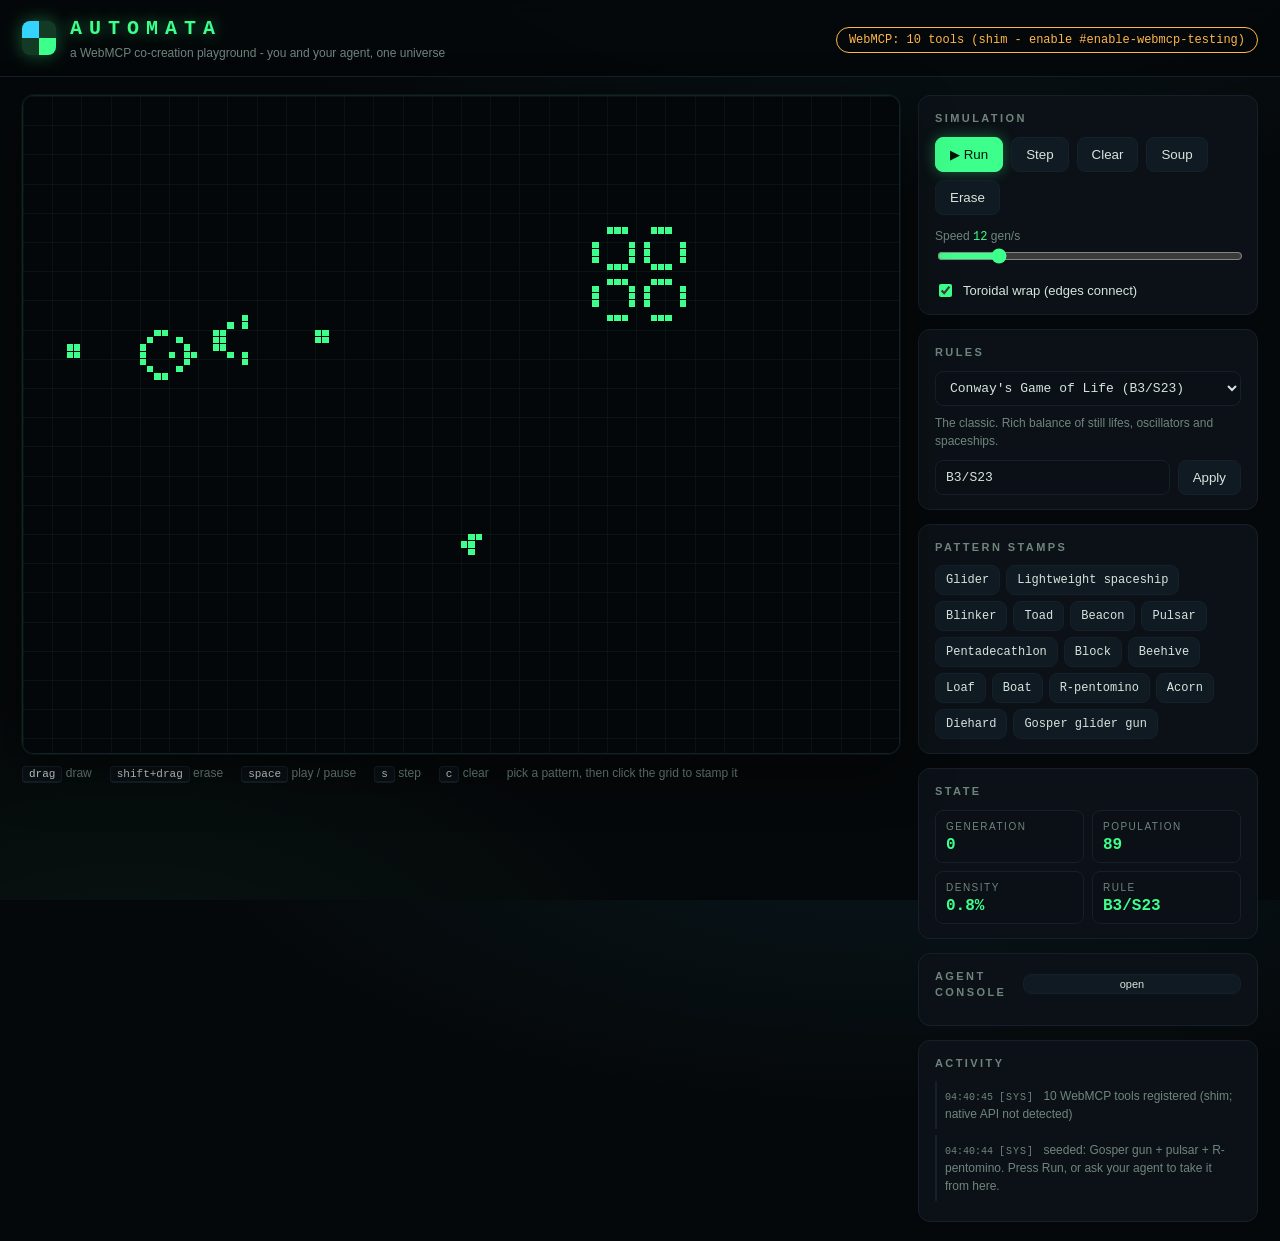
<file: index.html>
<!doctype html>
<html lang="en">
<head>
<meta charset="utf-8" />
<meta http-equiv="origin-trial" content="[base64]" />
  <meta name="viewport" content="width=device-width, initial-scale=1" />
<title>AUTOMATA - a WebMCP co-creation playground</title>
<meta name="description" content="A cellular automata playground with WebMCP tools so humans and AI agents can build, run, and analyze Game of Life worlds together." />
<link rel="stylesheet" href="styles.css" />
<link rel="icon" href="data:image/svg+xml,<svg xmlns='http://www.w3.org/2000/svg' viewBox='0 0 16 16'><rect x='1' y='1' width='4' height='4' fill='%233dff8b'/><rect x='6' y='1' width='4' height='4' fill='%233dff8b'/><rect x='6' y='6' width='4' height='4' fill='%2335d3ff'/><rect x='11' y='6' width='4' height='4' fill='%233dff8b'/><rect x='6' y='11' width='4' height='4' fill='%233dff8b'/></svg>" />
</head>
<body>
<header class="topbar">
  <div class="brand">
    <span class="brand-mark" aria-hidden="true"></span>
    <div>
      <h1>AUTOMATA</h1>
      <p class="tagline">a WebMCP co-creation playground - you and your agent, one universe</p>
    </div>
  </div>
  <div class="topbar-right">
    <span id="webmcp-status" class="pill pill-warn">WebMCP: checking&hellip;</span>
  </div>
</header>

<main class="layout">
  <section class="stage">
    <div class="canvas-wrap">
      <canvas id="grid" width="960" height="720" aria-label="Cellular automata grid. Click and drag to draw cells."></canvas>
      <div id="stamp-hint" class="stamp-hint hidden"></div>
    </div>
    <div class="stage-hint">
      <span><kbd>drag</kbd> draw</span>
      <span><kbd>shift+drag</kbd> erase</span>
      <span><kbd>space</kbd> play / pause</span>
      <span><kbd>s</kbd> step</span>
      <span><kbd>c</kbd> clear</span>
      <span>pick a pattern, then click the grid to stamp it</span>
    </div>
  </section>

  <aside class="sidebar">
    <section class="card controls">
      <h2>Simulation</h2>
      <div class="btn-row">
        <button id="btn-play" class="btn primary" title="space">&#9654; Run</button>
        <button id="btn-step" class="btn" title="s">Step</button>
        <button id="btn-clear" class="btn danger" title="c">Clear</button>
        <button id="btn-noise" class="btn">Soup</button>
        <button id="btn-erase" class="btn" title="toggle erase mode (touch)">Erase</button>
      </div>
      <label class="field">
        <span>Speed <output id="speed-out">12</output> gen/s</span>
        <input id="speed" type="range" min="1" max="60" value="12" />
      </label>
      <label class="check"><input id="wrap" type="checkbox" checked /> Toroidal wrap (edges connect)</label>
    </section>

    <section class="card rules">
      <h2>Rules</h2>
      <select id="rule-preset"></select>
      <p id="rule-blurb" class="blurb"></p>
      <div class="rulestring-row">
        <input id="rulestring" type="text" spellcheck="false" value="B3/S23" />
        <button id="btn-apply-rule" class="btn">Apply</button>
      </div>
    </section>

    <section class="card patterns">
      <h2>Pattern stamps</h2>
      <div id="pattern-list" class="pattern-list"></div>
    </section>

    <section class="card stats">
      <h2>State</h2>
      <dl class="stat-grid">
        <div><dt>generation</dt><dd id="stat-gen">0</dd></div>
        <div><dt>population</dt><dd id="stat-pop">0</dd></div>
        <div><dt>density</dt><dd id="stat-density">0%</dd></div>
        <div><dt>rule</dt><dd id="stat-rule">B3/S23</dd></div>
      </dl>
    </section>

    <section class="card agent-console">
      <h2>Agent console <button id="console-toggle" class="btn tiny">open</button></h2>
      <div id="console-body" class="hidden">
        <p class="blurb">Every WebMCP tool this page registers, callable by hand. Agents see the same list.</p>
        <select id="console-tool"></select>
        <pre id="console-schema" class="schema"></pre>
        <textarea id="console-args" rows="3" spellcheck="false" placeholder='{"generations": 300}'></textarea>
        <button id="console-run" class="btn primary">Execute tool</button>
        <pre id="console-result" class="result"></pre>
      </div>
    </section>

    <section class="card log-card">
      <h2>Activity</h2>
      <ul id="log" class="log"></ul>
    </section>
  </aside>
</main>

<script src="src/engine.js"></script>
<script src="src/app.js"></script>
<script src="src/webmcp.js"></script>
</body>
</html>
</file>
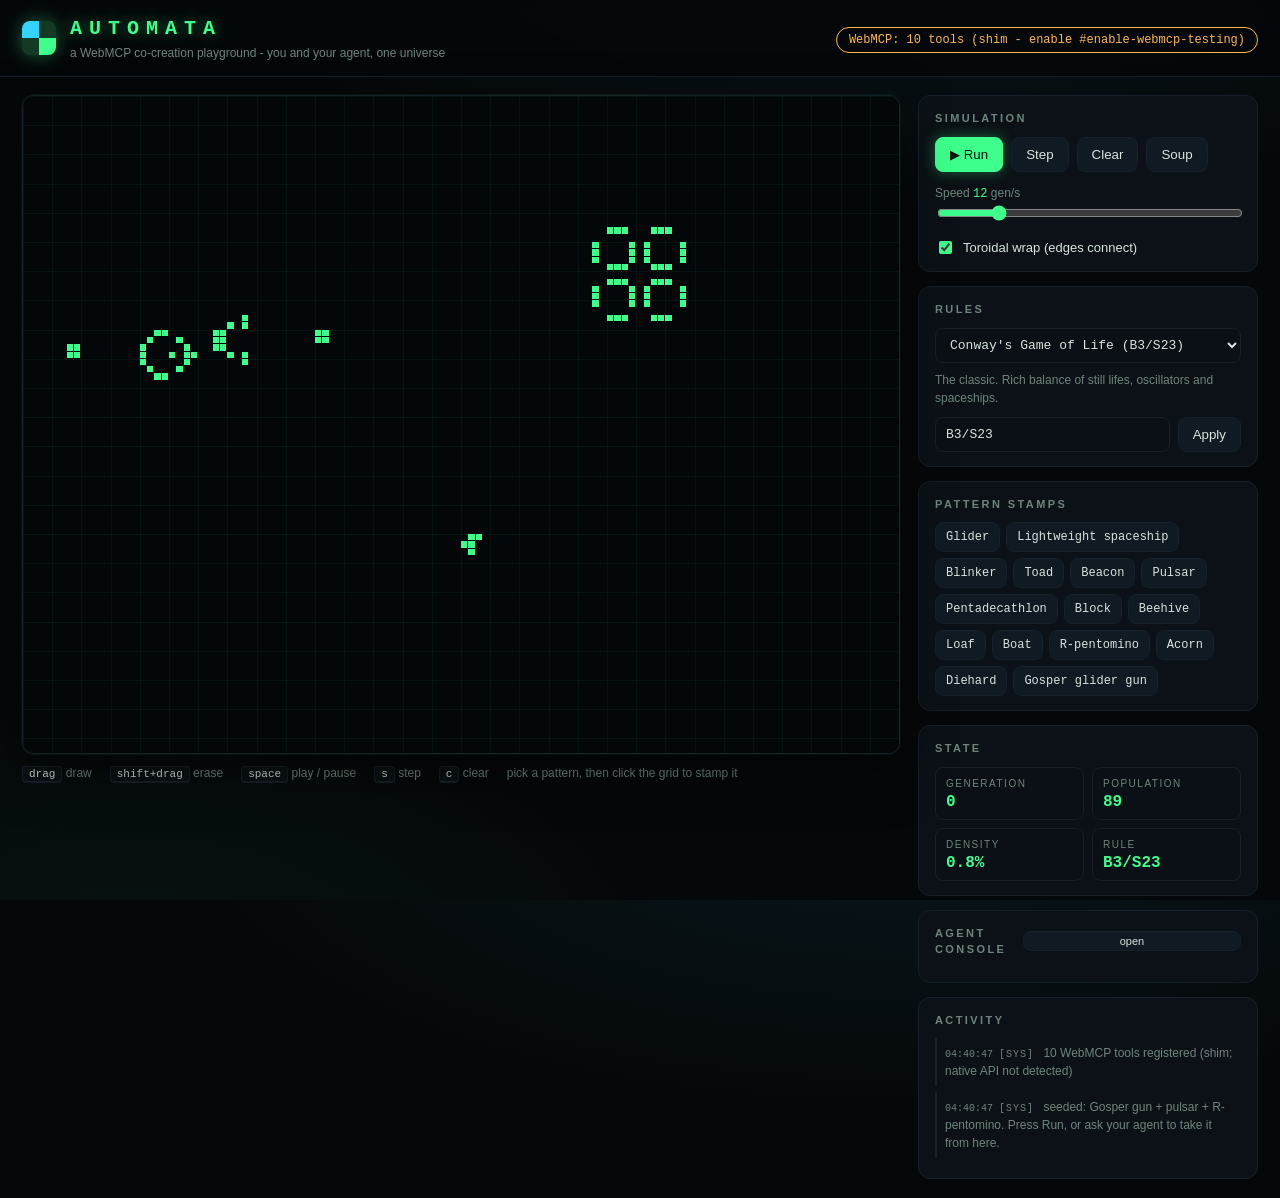
<file: 1-index.html>
<!doctype html>
<html lang="en">
<head>
<meta charset="utf-8" />
<meta name="viewport" content="width=device-width, initial-scale=1" />
<title>AUTOMATA - a WebMCP co-creation playground</title>
<meta name="description" content="A cellular automata playground with WebMCP tools so humans and AI agents can build, run, and analyze Game of Life worlds together." />
<link rel="stylesheet" href="styles.css" />
<link rel="icon" href="data:image/svg+xml,<svg xmlns='http://www.w3.org/2000/svg' viewBox='0 0 16 16'><rect x='1' y='1' width='4' height='4' fill='%233dff8b'/><rect x='6' y='1' width='4' height='4' fill='%233dff8b'/><rect x='6' y='6' width='4' height='4' fill='%2335d3ff'/><rect x='11' y='6' width='4' height='4' fill='%233dff8b'/><rect x='6' y='11' width='4' height='4' fill='%233dff8b'/></svg>" />
</head>
<body>
<header class="topbar">
  <div class="brand">
    <span class="brand-mark" aria-hidden="true"></span>
    <div>
      <h1>AUTOMATA</h1>
      <p class="tagline">a WebMCP co-creation playground - you and your agent, one universe</p>
    </div>
  </div>
  <div class="topbar-right">
    <span id="webmcp-status" class="pill pill-warn">WebMCP: checking&hellip;</span>
  </div>
</header>

<main class="layout">
  <section class="stage">
    <div class="canvas-wrap">
      <canvas id="grid" width="960" height="720" aria-label="Cellular automata grid. Click and drag to draw cells."></canvas>
      <div id="stamp-hint" class="stamp-hint hidden"></div>
    </div>
    <div class="stage-hint">
      <span><kbd>drag</kbd> draw</span>
      <span><kbd>shift+drag</kbd> erase</span>
      <span><kbd>space</kbd> play / pause</span>
      <span><kbd>s</kbd> step</span>
      <span><kbd>c</kbd> clear</span>
      <span>pick a pattern, then click the grid to stamp it</span>
    </div>
  </section>

  <aside class="sidebar">
    <section class="card controls">
      <h2>Simulation</h2>
      <div class="btn-row">
        <button id="btn-play" class="btn primary" title="space">&#9654; Run</button>
        <button id="btn-step" class="btn" title="s">Step</button>
        <button id="btn-clear" class="btn danger" title="c">Clear</button>
        <button id="btn-noise" class="btn">Soup</button>
      </div>
      <label class="field">
        <span>Speed <output id="speed-out">12</output> gen/s</span>
        <input id="speed" type="range" min="1" max="60" value="12" />
      </label>
      <label class="check"><input id="wrap" type="checkbox" checked /> Toroidal wrap (edges connect)</label>
    </section>

    <section class="card rules">
      <h2>Rules</h2>
      <select id="rule-preset"></select>
      <p id="rule-blurb" class="blurb"></p>
      <div class="rulestring-row">
        <input id="rulestring" type="text" spellcheck="false" value="B3/S23" />
        <button id="btn-apply-rule" class="btn">Apply</button>
      </div>
    </section>

    <section class="card patterns">
      <h2>Pattern stamps</h2>
      <div id="pattern-list" class="pattern-list"></div>
    </section>

    <section class="card stats">
      <h2>State</h2>
      <dl class="stat-grid">
        <div><dt>generation</dt><dd id="stat-gen">0</dd></div>
        <div><dt>population</dt><dd id="stat-pop">0</dd></div>
        <div><dt>density</dt><dd id="stat-density">0%</dd></div>
        <div><dt>rule</dt><dd id="stat-rule">B3/S23</dd></div>
      </dl>
    </section>

    <section class="card agent-console">
      <h2>Agent console <button id="console-toggle" class="btn tiny">open</button></h2>
      <div id="console-body" class="hidden">
        <p class="blurb">Every WebMCP tool this page registers, callable by hand. Agents see the same list.</p>
        <select id="console-tool"></select>
        <pre id="console-schema" class="schema"></pre>
        <textarea id="console-args" rows="3" spellcheck="false" placeholder='{"generations": 300}'></textarea>
        <button id="console-run" class="btn primary">Execute tool</button>
        <pre id="console-result" class="result"></pre>
      </div>
    </section>

    <section class="card log-card">
      <h2>Activity</h2>
      <ul id="log" class="log"></ul>
    </section>
  </aside>
</main>

<script src="src/engine.js"></script>
<script src="src/app.js"></script>
<script src="src/webmcp.js"></script>
</body>
</html>
</file>
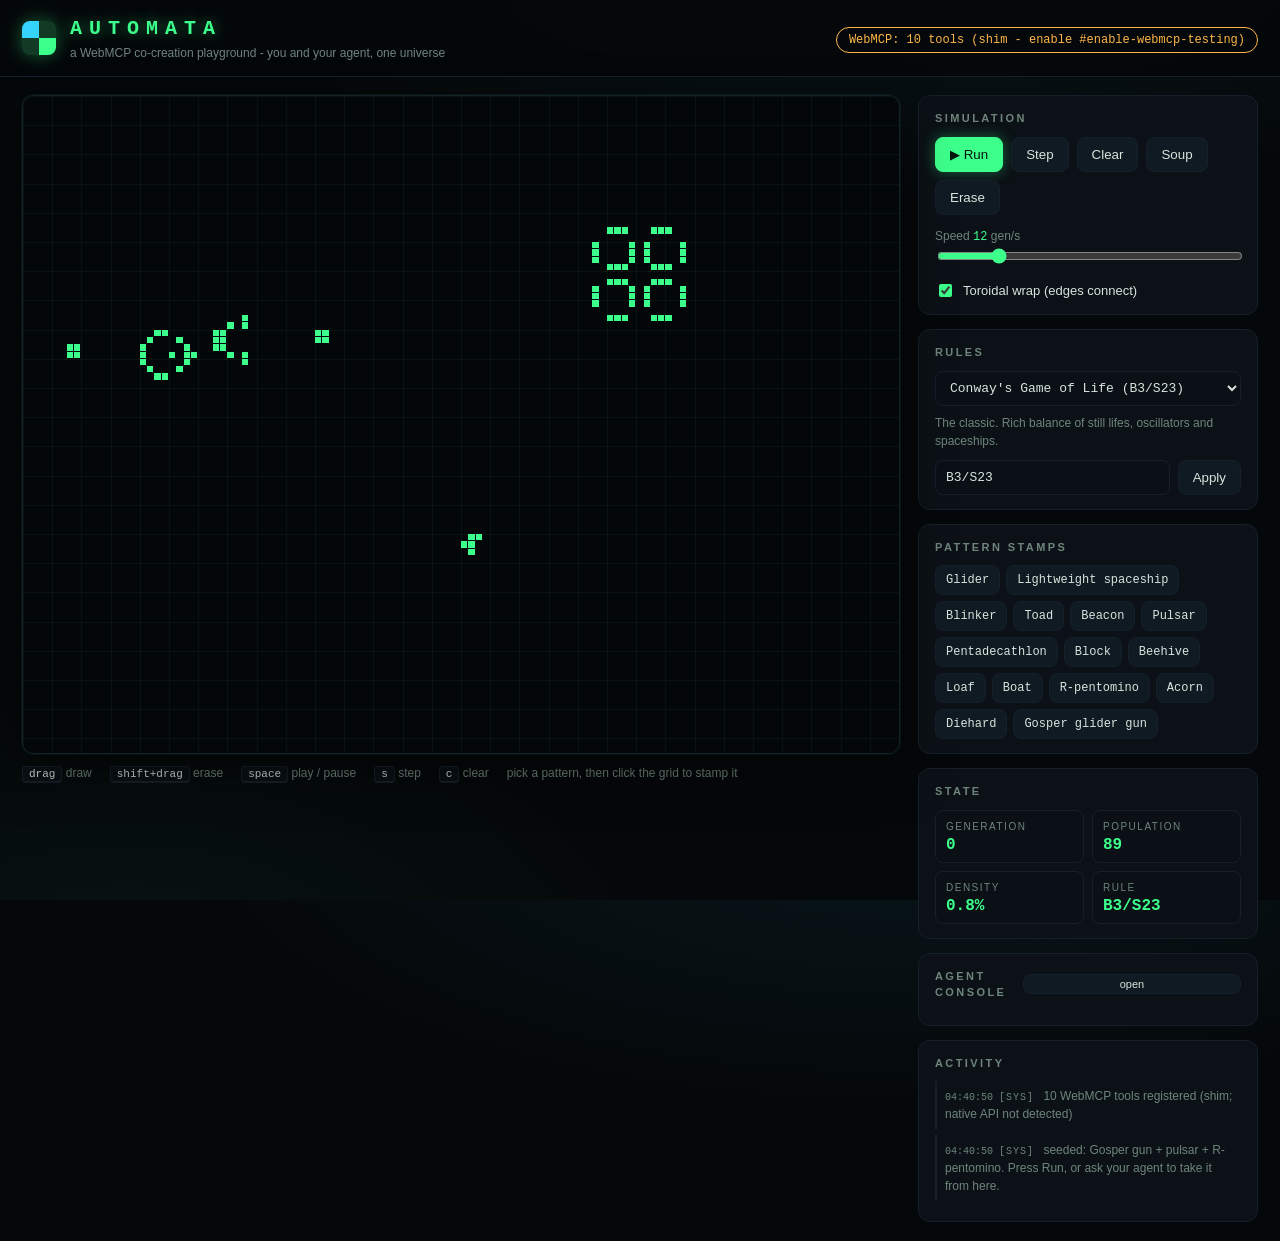
<file: 11-index.html>
<!doctype html>
<html lang="en">
<head>
<meta charset="utf-8" />
<meta name="viewport" content="width=device-width, initial-scale=1" />
<title>AUTOMATA - a WebMCP co-creation playground</title>
<meta name="description" content="A cellular automata playground with WebMCP tools so humans and AI agents can build, run, and analyze Game of Life worlds together." />
<link rel="stylesheet" href="styles.css" />
<link rel="icon" href="data:image/svg+xml,<svg xmlns='http://www.w3.org/2000/svg' viewBox='0 0 16 16'><rect x='1' y='1' width='4' height='4' fill='%233dff8b'/><rect x='6' y='1' width='4' height='4' fill='%233dff8b'/><rect x='6' y='6' width='4' height='4' fill='%2335d3ff'/><rect x='11' y='6' width='4' height='4' fill='%233dff8b'/><rect x='6' y='11' width='4' height='4' fill='%233dff8b'/></svg>" />
</head>
<body>
<header class="topbar">
  <div class="brand">
    <span class="brand-mark" aria-hidden="true"></span>
    <div>
      <h1>AUTOMATA</h1>
      <p class="tagline">a WebMCP co-creation playground - you and your agent, one universe</p>
    </div>
  </div>
  <div class="topbar-right">
    <span id="webmcp-status" class="pill pill-warn">WebMCP: checking&hellip;</span>
  </div>
</header>

<main class="layout">
  <section class="stage">
    <div class="canvas-wrap">
      <canvas id="grid" width="960" height="720" aria-label="Cellular automata grid. Click and drag to draw cells."></canvas>
      <div id="stamp-hint" class="stamp-hint hidden"></div>
    </div>
    <div class="stage-hint">
      <span><kbd>drag</kbd> draw</span>
      <span><kbd>shift+drag</kbd> erase</span>
      <span><kbd>space</kbd> play / pause</span>
      <span><kbd>s</kbd> step</span>
      <span><kbd>c</kbd> clear</span>
      <span>pick a pattern, then click the grid to stamp it</span>
    </div>
  </section>

  <aside class="sidebar">
    <section class="card controls">
      <h2>Simulation</h2>
      <div class="btn-row">
        <button id="btn-play" class="btn primary" title="space">&#9654; Run</button>
        <button id="btn-step" class="btn" title="s">Step</button>
        <button id="btn-clear" class="btn danger" title="c">Clear</button>
        <button id="btn-noise" class="btn">Soup</button>
        <button id="btn-erase" class="btn" title="toggle erase mode (touch)">Erase</button>
      </div>
      <label class="field">
        <span>Speed <output id="speed-out">12</output> gen/s</span>
        <input id="speed" type="range" min="1" max="60" value="12" />
      </label>
      <label class="check"><input id="wrap" type="checkbox" checked /> Toroidal wrap (edges connect)</label>
    </section>

    <section class="card rules">
      <h2>Rules</h2>
      <select id="rule-preset"></select>
      <p id="rule-blurb" class="blurb"></p>
      <div class="rulestring-row">
        <input id="rulestring" type="text" spellcheck="false" value="B3/S23" />
        <button id="btn-apply-rule" class="btn">Apply</button>
      </div>
    </section>

    <section class="card patterns">
      <h2>Pattern stamps</h2>
      <div id="pattern-list" class="pattern-list"></div>
    </section>

    <section class="card stats">
      <h2>State</h2>
      <dl class="stat-grid">
        <div><dt>generation</dt><dd id="stat-gen">0</dd></div>
        <div><dt>population</dt><dd id="stat-pop">0</dd></div>
        <div><dt>density</dt><dd id="stat-density">0%</dd></div>
        <div><dt>rule</dt><dd id="stat-rule">B3/S23</dd></div>
      </dl>
    </section>

    <section class="card agent-console">
      <h2>Agent console <button id="console-toggle" class="btn tiny">open</button></h2>
      <div id="console-body" class="hidden">
        <p class="blurb">Every WebMCP tool this page registers, callable by hand. Agents see the same list.</p>
        <select id="console-tool"></select>
        <pre id="console-schema" class="schema"></pre>
        <textarea id="console-args" rows="3" spellcheck="false" placeholder='{"generations": 300}'></textarea>
        <button id="console-run" class="btn primary">Execute tool</button>
        <pre id="console-result" class="result"></pre>
      </div>
    </section>

    <section class="card log-card">
      <h2>Activity</h2>
      <ul id="log" class="log"></ul>
    </section>
  </aside>
</main>

<script src="src/engine.js"></script>
<script src="src/app.js"></script>
<script src="src/webmcp.js"></script>
</body>
</html>
</file>
<file: styles.css>
/* AUTOMATA - WebMCP co-creation playground */
:root {
  --bg: #05080a;
  --panel: #0b1116;
  --panel-edge: #16202a;
  --ink: #d7e4dd;
  --ink-dim: #6f857c;
  --neon: #3dff8b;
  --neon-dim: #123a24;
  --cyan: #35d3ff;
  --magenta: #ff4d9d;
  --amber: #ffb648;
  --danger: #ff5d5d;
  --mono: "SFMono-Regular", ui-monospace, "JetBrains Mono", Menlo, Consolas, monospace;
}

* { box-sizing: border-box; }

html, body { height: 100%; }

body {
  margin: 0;
  background:
    radial-gradient(1200px 500px at 70% -10%, rgba(53, 211, 255, 0.07), transparent 60%),
    radial-gradient(900px 500px at 10% 110%, rgba(61, 255, 139, 0.05), transparent 60%),
    var(--bg);
  color: var(--ink);
  font: 14px/1.5 -apple-system, "Segoe UI", Inter, Roboto, sans-serif;
  display: flex;
  flex-direction: column;
  min-height: 100vh;
}

/* ---------- top bar ---------- */
.topbar {
  display: flex;
  align-items: center;
  justify-content: space-between;
  gap: 16px;
  padding: 14px 22px;
  border-bottom: 1px solid var(--panel-edge);
  background: rgba(5, 8, 10, 0.85);
  backdrop-filter: blur(6px);
}
.brand { display: flex; align-items: center; gap: 14px; }
.brand-mark {
  width: 34px; height: 34px; border-radius: 8px;
  background:
    conic-gradient(from 90deg, var(--neon) 0 25%, transparent 0 50%, var(--cyan) 0 75%, transparent 0),
    var(--neon-dim);
  box-shadow: 0 0 18px rgba(61, 255, 139, 0.35);
}
h1 {
  margin: 0;
  font-size: 20px;
  letter-spacing: 0.35em;
  font-family: var(--mono);
  color: var(--neon);
  text-shadow: 0 0 14px rgba(61, 255, 139, 0.5);
}
.tagline { margin: 0; font-size: 12px; color: var(--ink-dim); }

.pill {
  font-family: var(--mono);
  font-size: 12px;
  padding: 5px 12px;
  border-radius: 999px;
  border: 1px solid var(--panel-edge);
  white-space: nowrap;
}
.pill-ok { color: var(--neon); border-color: var(--neon); box-shadow: 0 0 10px rgba(61, 255, 139, 0.25); }
.pill-warn { color: var(--amber); border-color: var(--amber); }

/* ---------- layout ---------- */
.layout {
  flex: 1;
  display: grid;
  grid-template-columns: minmax(0, 1fr) 340px;
  gap: 18px;
  padding: 18px 22px;
  align-items: start;
}
@media (max-width: 1100px) { .layout { grid-template-columns: 1fr; } }

.stage { min-width: 0; }
.canvas-wrap {
  position: relative;
  border: 1px solid var(--panel-edge);
  border-radius: 12px;
  overflow: hidden;
  background: #04070a;
  box-shadow: 0 0 0 1px rgba(61, 255, 139, 0.06), 0 18px 50px rgba(0, 0, 0, 0.5);
}
canvas {
  display: block;
  width: 100%;
  image-rendering: pixelated;
  cursor: crosshair;
}
.stamp-hint {
  position: absolute;
  top: 10px; left: 50%;
  transform: translateX(-50%);
  background: rgba(11, 17, 22, 0.92);
  border: 1px solid var(--cyan);
  color: var(--cyan);
  font-family: var(--mono);
  font-size: 12px;
  padding: 4px 12px;
  border-radius: 999px;
  pointer-events: none;
}
.hidden { display: none !important; }

.stage-hint {
  display: flex; flex-wrap: wrap; gap: 6px 18px;
  margin-top: 10px;
  color: var(--ink-dim);
  font-size: 12px;
}
kbd {
  font-family: var(--mono);
  background: var(--panel);
  border: 1px solid var(--panel-edge);
  border-bottom-width: 2px;
  border-radius: 4px;
  padding: 1px 6px;
  font-size: 11px;
  color: var(--ink);
}

/* ---------- sidebar cards ---------- */
.sidebar { display: flex; flex-direction: column; gap: 14px; }
.card {
  background: var(--panel);
  border: 1px solid var(--panel-edge);
  border-radius: 12px;
  padding: 14px 16px;
}
.card h2 {
  margin: 0 0 10px;
  font-size: 11px;
  font-weight: 600;
  letter-spacing: 0.22em;
  text-transform: uppercase;
  color: var(--ink-dim);
  display: flex; align-items: center; justify-content: space-between;
}

.btn {
  font: 600 13px/1 inherit;
  font-family: inherit;
  color: var(--ink);
  background: #101a22;
  border: 1px solid var(--panel-edge);
  border-radius: 8px;
  padding: 9px 14px;
  cursor: pointer;
  transition: border-color 0.15s, color 0.15s, box-shadow 0.15s;
}
.btn:hover { border-color: var(--neon); color: var(--neon); }
.btn.primary { color: #04150b; background: var(--neon); border-color: var(--neon); box-shadow: 0 0 14px rgba(61, 255, 139, 0.35); }
.btn.primary:hover { color: #04150b; box-shadow: 0 0 20px rgba(61, 255, 139, 0.6); }
.btn.danger:hover { border-color: var(--danger); color: var(--danger); }
.btn.tiny { padding: 3px 10px; font-size: 11px; }
.btn.armed { border-color: var(--cyan); color: var(--cyan); box-shadow: 0 0 10px rgba(53, 211, 255, 0.3); }

.btn-row { display: flex; gap: 8px; flex-wrap: wrap; }

.field { display: block; margin-top: 12px; font-size: 12px; color: var(--ink-dim); }
.field output { color: var(--neon); font-family: var(--mono); }
input[type="range"] { width: 100%; accent-color: var(--neon); }

.check { display: flex; align-items: center; gap: 8px; margin-top: 12px; font-size: 13px; color: var(--ink); }
.check input { accent-color: var(--neon); }

select, input[type="text"], textarea {
  width: 100%;
  background: #0a1015;
  color: var(--ink);
  border: 1px solid var(--panel-edge);
  border-radius: 8px;
  padding: 8px 10px;
  font: 13px var(--mono);
}
select:focus, input:focus, textarea:focus { outline: none; border-color: var(--neon); }
.blurb { margin: 8px 0 0; font-size: 12px; color: var(--ink-dim); }
.rulestring-row { display: flex; gap: 8px; margin-top: 10px; }
.rulestring-row input { flex: 1; }

/* pattern palette */
.pattern-list { display: flex; flex-wrap: wrap; gap: 6px; }
.pattern-list .btn { font-size: 12px; padding: 7px 10px; font-family: var(--mono); }

/* stats */
.stat-grid { display: grid; grid-template-columns: 1fr 1fr; gap: 8px; margin: 0; }
.stat-grid div { background: #0a1015; border: 1px solid var(--panel-edge); border-radius: 8px; padding: 8px 10px; }
.stat-grid dt { font-size: 10px; letter-spacing: 0.15em; text-transform: uppercase; color: var(--ink-dim); }
.stat-grid dd { margin: 2px 0 0; font: 600 16px var(--mono); color: var(--neon); }

/* agent console */
.schema, .result {
  background: #070c10;
  border: 1px solid var(--panel-edge);
  border-radius: 8px;
  padding: 8px 10px;
  font-size: 11px;
  overflow: auto;
  max-height: 160px;
  white-space: pre-wrap;
  word-break: break-word;
}
.result { color: var(--cyan); max-height: 220px; }
.agent-console textarea { margin: 8px 0; }
.agent-console .btn { width: 100%; }

/* activity log */
.log { list-style: none; margin: 0; padding: 0; max-height: 260px; overflow-y: auto; font-size: 12px; }
.log li {
  padding: 6px 8px;
  border-left: 2px solid var(--panel-edge);
  margin-bottom: 6px;
  color: var(--ink-dim);
}
.log li .who { font-family: var(--mono); font-size: 10px; letter-spacing: 0.1em; margin-right: 6px; }
.log li.agent { border-left-color: var(--cyan); color: var(--ink); }
.log li.agent .who { color: var(--cyan); }
.log li.you { border-left-color: var(--neon); }
.log li.you .who { color: var(--neon); }
.log li.system .who { color: var(--ink-dim); }
.log time { font-family: var(--mono); font-size: 10px; color: var(--ink-dim); margin-right: 6px; }

::-webkit-scrollbar { width: 8px; }
::-webkit-scrollbar-thumb { background: var(--panel-edge); border-radius: 4px; }

/* ---------- mobile pass ---------- */
canvas { touch-action: none; }

@media (max-width: 700px) {
  .topbar { padding: 10px 14px; flex-wrap: wrap; }
  .topbar-right { width: 100%; }
  h1 { font-size: 16px; letter-spacing: 0.25em; }
  .tagline { font-size: 11px; }
  .pill { font-size: 10px; padding: 4px 8px; white-space: normal; word-break: break-word; display: inline-block; }

  .layout { padding: 12px 12px 20px; gap: 12px; }

  .btn { min-height: 44px; padding: 10px 16px; font-size: 14px; }
  .btn.tiny { min-height: 32px; padding: 5px 12px; }
  .pattern-list .btn { min-height: 44px; font-size: 13px; padding: 10px 12px; }

  .stage-hint { font-size: 11px; gap: 4px 12px; }
  .stage-hint span:last-child { display: none; } /* drop the stamp hint on small screens */

  .card { padding: 12px 14px; }
  .stat-grid dd { font-size: 15px; }

  select, input[type="text"], textarea { font-size: 16px; } /* prevent iOS zoom on focus */
  input[type="range"] { min-height: 32px; }

  .log { max-height: 180px; }
}
</file>
